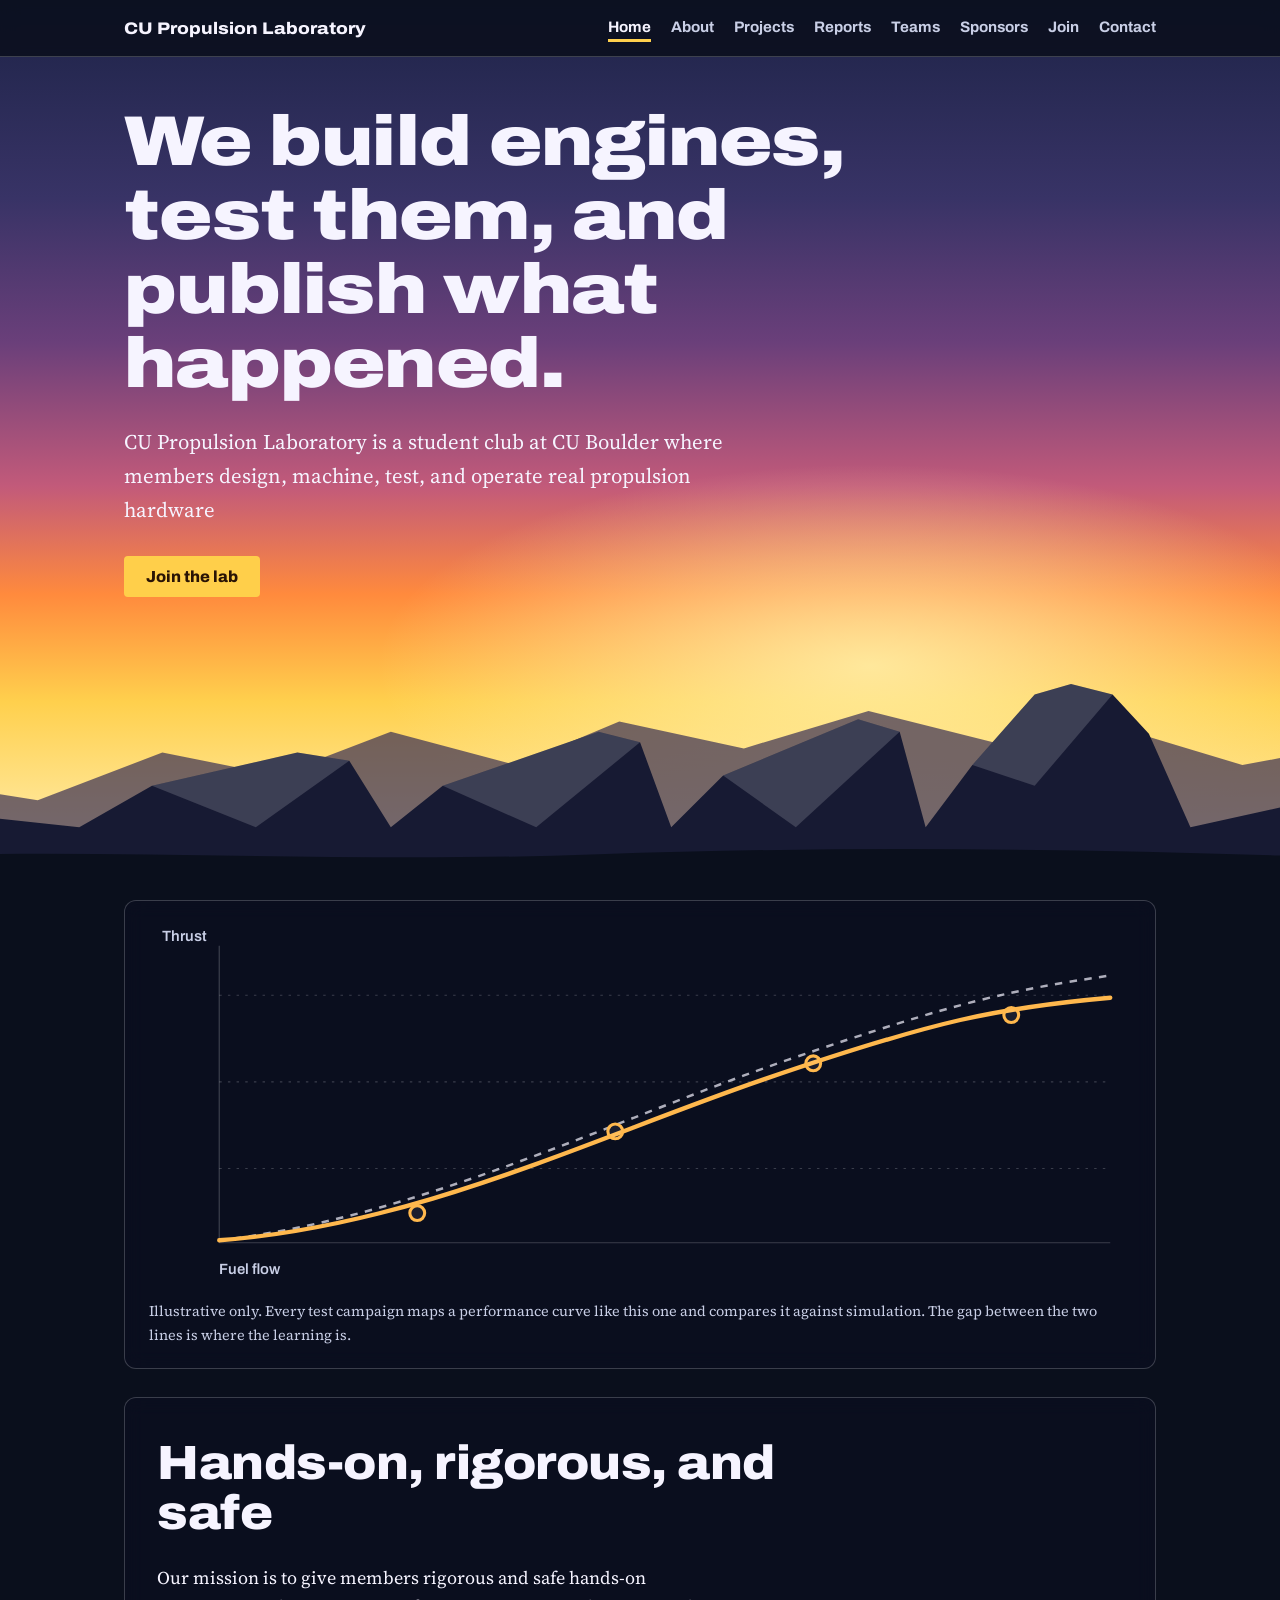
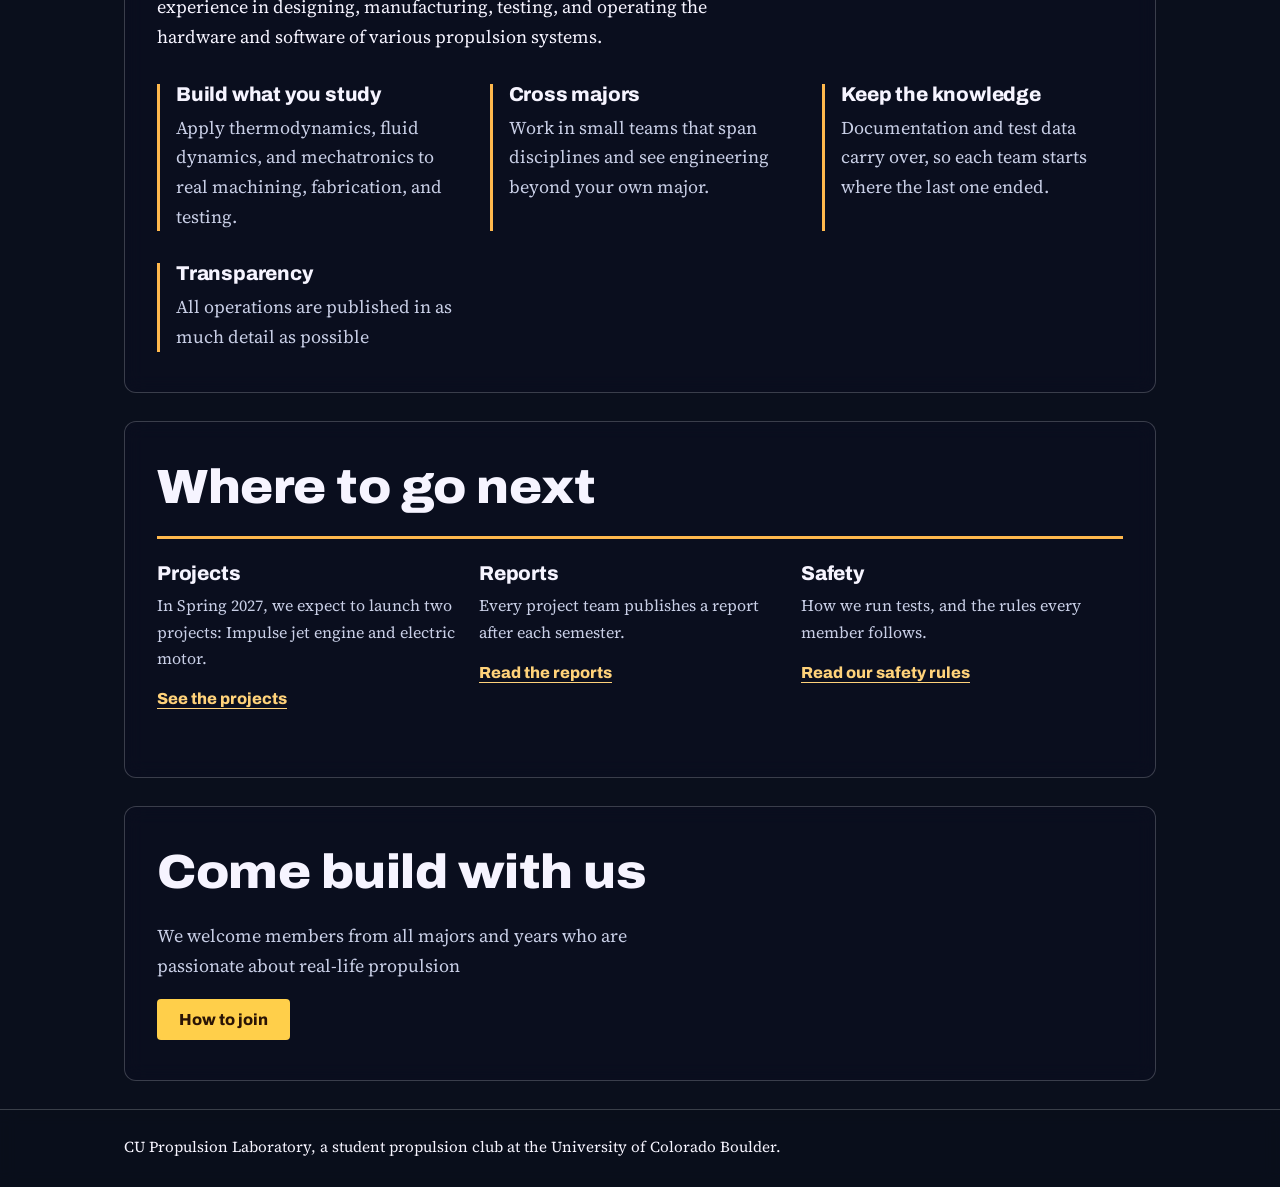
<file: index.html>
<!DOCTYPE html>
<html lang="en">
<head>
<meta charset="utf-8">
<meta name="viewport" content="width=device-width, initial-scale=1">
<title>CU Propulsion Laboratory</title>
<meta name="description" content="CU Propulsion Laboratory is a student club at CU Boulder where members design, build, test, and document real propulsion hardware.">
<link rel="preconnect" href="https://fonts.googleapis.com">
<link rel="preconnect" href="https://fonts.gstatic.com" crossorigin>
<link href="https://fonts.googleapis.com/css2?family=Archivo:wdth,wght@75..125,700..900&family=Source+Serif+4:opsz,wght@8..60,400;8..60,600&display=swap" rel="stylesheet">
<link rel="stylesheet" href="style.css">
<style>
.hero{padding:48px 24px 44px;min-height:calc(100vh - 57px)}
.hero h1{font-size:clamp(2.3rem,6vw,4.4rem);font-weight:900;font-stretch:116%;max-width:17ch}
.hero p.lead{font-size:1.3rem;color:var(--ink);margin:24px 0 28px}
.chartwrap{padding-top:0;padding-bottom:28px}
.curve{margin:0;background:var(--glass);backdrop-filter:blur(10px);-webkit-backdrop-filter:blur(10px);border:1px solid var(--line);border-radius:12px;padding:20px 20px 12px}
.curve svg{display:block;width:100%;height:auto}
.curve figcaption{font-size:.9rem;color:var(--muted);padding:8px 4px}
.axis{stroke:var(--line);stroke-width:1}
.grid{stroke:var(--line);stroke-width:1;stroke-dasharray:2 5}
.tick{fill:var(--muted);font:600 12px var(--head)}
.trace{fill:none;stroke:var(--burn);stroke-width:3.5;stroke-linecap:round;stroke-dasharray:1;stroke-dashoffset:0}
.sim{fill:none;stroke:var(--ink);stroke-width:2;stroke-dasharray:6 6;opacity:.7}
.pt{fill:var(--surface);stroke:var(--burn);stroke-width:2.5}
@media (prefers-reduced-motion:no-preference){.trace{animation:draw 2.4s cubic-bezier(.3,.6,.2,1) both}}
@keyframes draw{from{stroke-dashoffset:1}to{stroke-dashoffset:0}}
.next{display:grid;gap:0;grid-template-columns:repeat(auto-fit,minmax(260px,1fr))}
.next a{display:block;text-decoration:none;padding:24px 24px 24px 0;border-top:3px solid var(--burn)}
.next a:hover h3{color:var(--burn-ink)}
.next p{color:var(--muted);margin:0 0 12px;font-size:1rem}
.cta p{color:var(--muted)}
</style>
</head>
<body>
<header class="top"><div class="wrap bar">
  <a class="logo" href="index.html">CU Propulsion Laboratory</a>
  <nav aria-label="Main">
    <a href="index.html" aria-current="page">Home</a>
    <a href="about.html">About</a>
    <a href="Current projects.html">Projects</a>
    <a href="reports.html">Reports</a>
    <a href="team.html">Teams</a>
    <a href="safety.html">Sponsors</a>
    <a href="join.html">Join</a>
    <a href="contact.html">Contact</a>
  </nav>
</div></header>

<div class="wrap hero">
  <h1>We build engines, test them, and publish what happened.</h1>
  <p class="lead">CU Propulsion Laboratory is a student club at CU Boulder where members design, machine, test, and operate real propulsion hardware</p>
  <a class="btn" href="join.html">Join the lab</a>
</div>

<main>
<div class="wrap chartwrap">
  <figure class="curve">
    <svg viewBox="0 0 800 300" role="img" aria-label="Illustrative chart: measured thrust rising with fuel flow, compared with a dashed simulation curve">
      <line class="grid" x1="60" x2="780" y1="60" y2="60"/><line class="grid" x1="60" x2="780" y1="130" y2="130"/><line class="grid" x1="60" x2="780" y1="200" y2="200"/>
      <line class="axis" x1="60" y1="20" x2="60" y2="260"/><line class="axis" x1="60" y1="260" x2="780" y2="260"/>
      <text class="tick" x="60" y="285">Fuel flow</text><text class="tick" x="14" y="16">Thrust</text>
      <path class="sim" d="M60 258 C220 240 380 160 520 112 S700 56 780 44"/>
      <path class="trace" pathLength="1" d="M60 258 C220 246 360 176 500 128 S690 70 780 62"/>
      <circle class="pt" cx="220" cy="236" r="6"/><circle class="pt" cx="380" cy="170" r="6"/><circle class="pt" cx="540" cy="115" r="6"/><circle class="pt" cx="700" cy="76" r="6"/>
    </svg>
    <figcaption>Illustrative only. Every test campaign maps a performance curve like this one and compares it against simulation. The gap between the two lines is where the learning is.</figcaption>
  </figure>
</div>

<section><div class="wrap">
  <h2>Hands-on, rigorous, and safe</h2>
  <p>Our mission is to give members rigorous and safe hands-on experience in designing, manufacturing, testing, and operating the hardware and software of various propulsion systems.</p>
  <div class="cols" style="margin-top:32px">
    <div><h3>Build what you study</h3><p>Apply thermodynamics, fluid dynamics, and mechatronics to real machining, fabrication, and testing.</p></div>
    <div><h3>Cross majors</h3><p>Work in small teams that span disciplines and see engineering beyond your own major.</p></div>
    <div><h3>Keep the knowledge</h3><p>Documentation and test data carry over, so each team starts where the last one ended.</p></div>
    <div><h3>Transparency</h3><p>All operations are published in as much detail as possible
  </div>
</div></section>

<section><div class="wrap">
  <h2>Where to go next</h2>
  <div class="next">
    <a href="projects.html"><h3>Projects</h3><p>In Spring 2027, we expect to launch two projects: Impulse jet engine and electric motor.</p><span class="link">See the projects</span></a>
    <a href="reports.html"><h3>Reports</h3><p>Every project team publishes a report after each semester.</p><span class="link">Read the reports</span></a>
    <a href="safety.html"><h3>Safety</h3><p>How we run tests, and the rules every member follows.</p><span class="link">Read our safety rules</span></a>
  </div>
</div></section>

<section class="cta"><div class="wrap">
  <h2>Come build with us</h2>
  <p>We welcome members from all majors and years who are passionate about real-life propulsion </p>
  <a class="btn" href="join.html">How to join</a>
</div></section>
</main>

<footer><div class="wrap">CU Propulsion Laboratory, a student propulsion club at the University of Colorado Boulder.</div></footer>
</body>
</html>
</file>
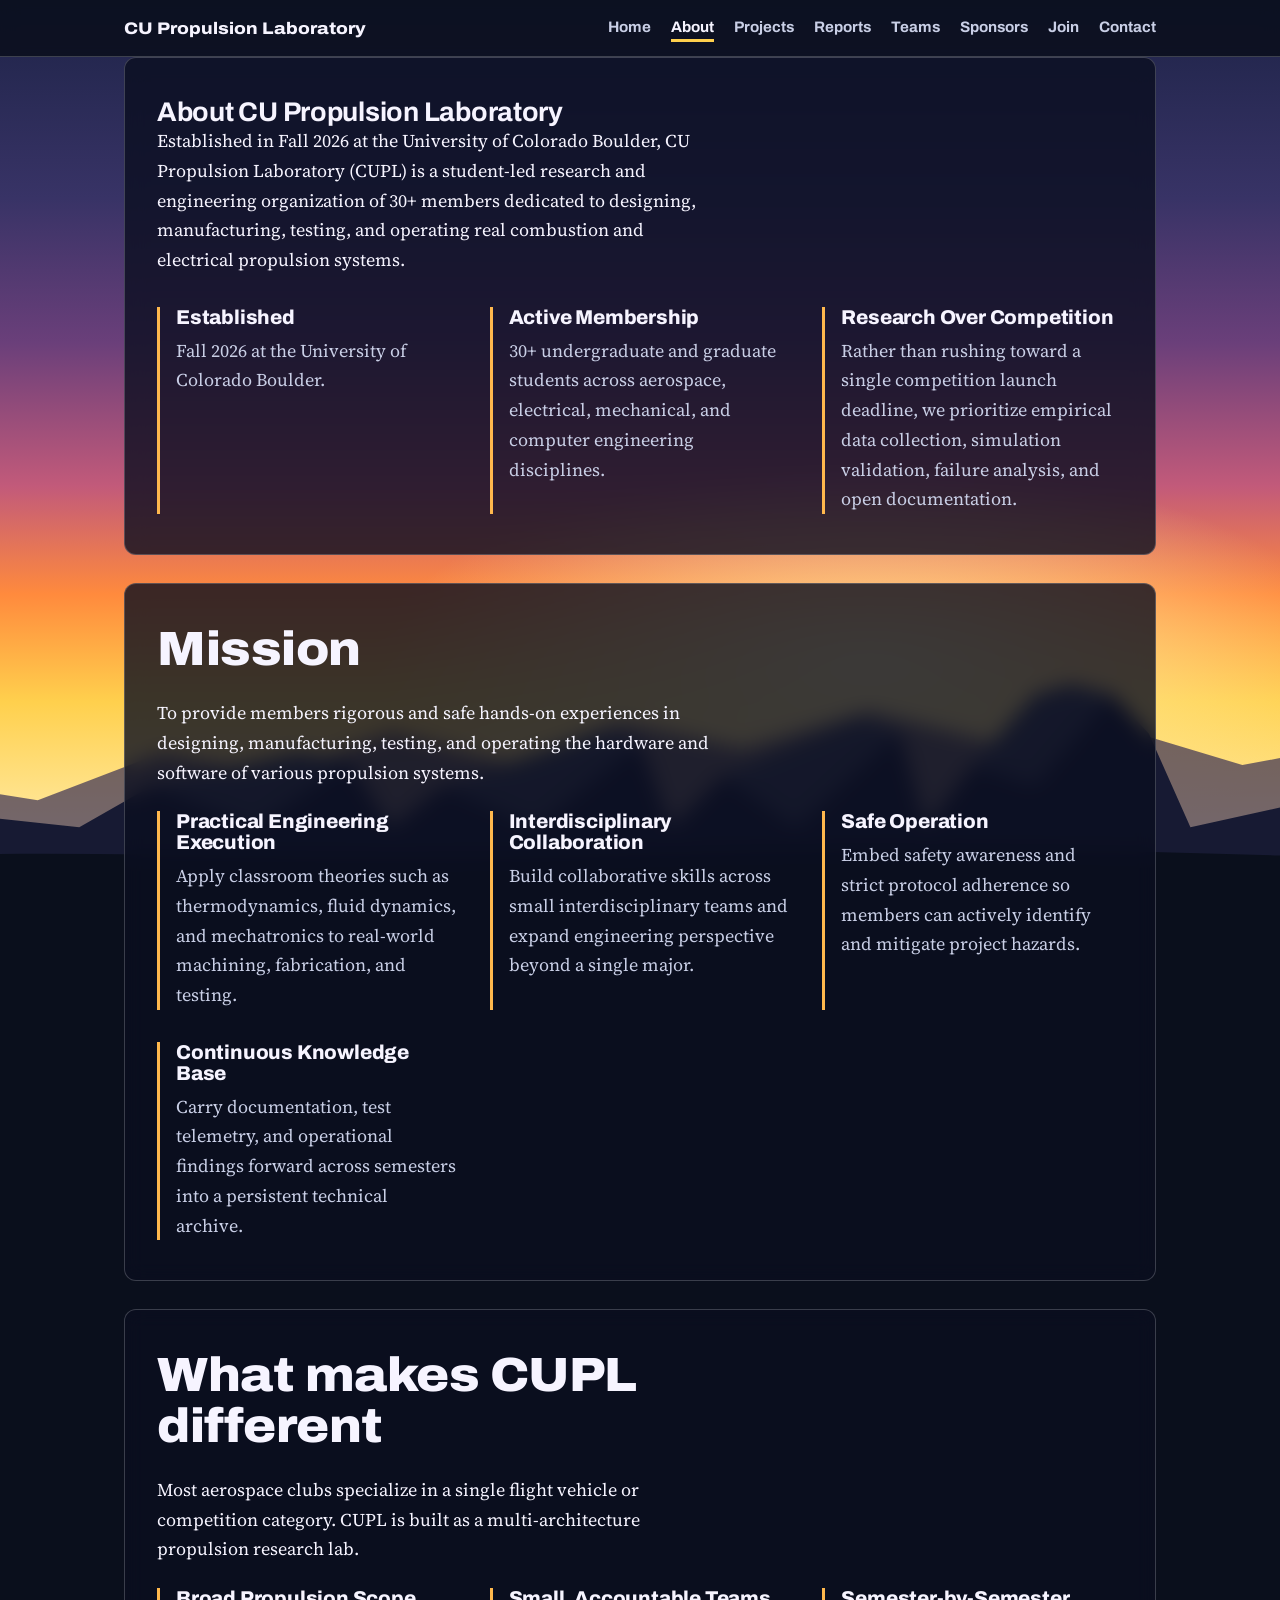
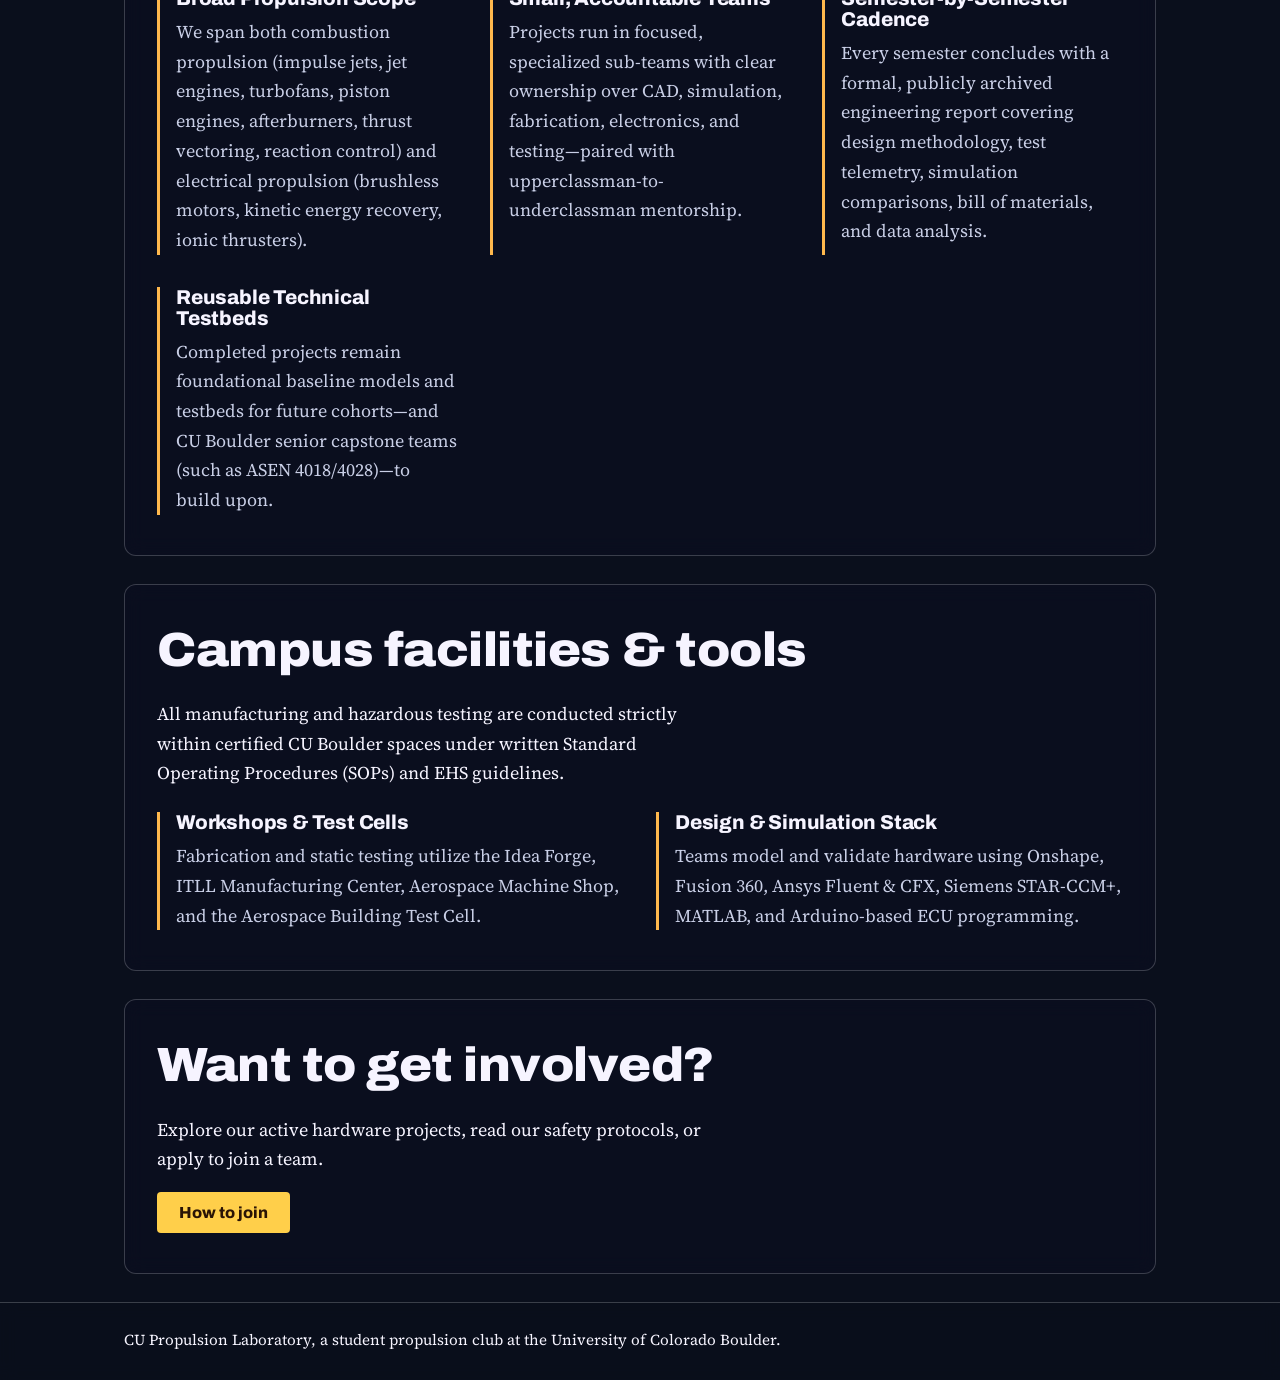
<file: about.html>
<!DOCTYPE html>
<html lang="en">
<head>
  <meta charset="utf-8">
  <meta name="viewport" content="width=device-width, initial-scale=1">
  <title>About — CU Propulsion Laboratory</title>
  <meta name="description" content="Founded in Fall 2026 at CU Boulder, CU Propulsion Laboratory is a 30+ member student R&D organization building, testing, and documenting combustion and electric propulsion systems.">
  <link rel="preconnect" href="https://fonts.googleapis.com">
  <link rel="preconnect" href="https://fonts.gstatic.com" crossorigin>
  <link href="https://fonts.googleapis.com/css2?family=Archivo:wdth,wght@75..125,700..900&family=Source+Serif+4:opsz,wght@8..60,400;8..60,600&display=swap" rel="stylesheet">
  <link rel="stylesheet" href="style.css">
</head>
<body>
  <header class="top">
    <div class="wrap bar">
      <a class="logo" href="index.html">CU Propulsion Laboratory</a>
      <nav aria-label="Main">
        <a href="index.html">Home</a>
        <a href="about.html" aria-current="page">About</a>
        <a href="projects.html">Projects</a>
        <a href="reports.html">Reports</a>
        <a href="team.html">Teams</a>
        <a href="safety.html">Sponsors</a>
        <a href="join.html">Join</a>
        <a href="contact.html">Contact</a>
      </nav>
    </div>
  </header>

  <main>
    <section>
      <div class="wrap">
        <h1>About CU Propulsion Laboratory</h1>
        <p>Established in Fall 2026 at the University of Colorado Boulder, CU Propulsion Laboratory (CUPL) is a student-led research and engineering organization of 30+ members dedicated to designing, manufacturing, testing, and operating real combustion and electrical propulsion systems.</p>

        <div class="cols" style="margin-top:32px">
          <div>
            <h3>Established</h3>
            <p>Fall 2026 at the University of Colorado Boulder.</p>
          </div>

          <div>
            <h3>Active Membership</h3>
            <p>30+ undergraduate and graduate students across aerospace, electrical, mechanical, and computer engineering disciplines.</p>
          </div>

          <div>
            <h3>Research Over Competition</h3>
            <p>Rather than rushing toward a single competition launch deadline, we prioritize empirical data collection, simulation validation, failure analysis, and open documentation.</p>
          </div>
        </div>
      </div>
    </section>

    <section>
      <div class="wrap">
        <h2>Mission</h2>
        <p>To provide members rigorous and safe hands-on experiences in designing, manufacturing, testing, and operating the hardware and software of various propulsion systems.</p>

        <div class="cols" style="margin-top:24px">
          <div>
            <h3>Practical Engineering Execution</h3>
            <p>Apply classroom theories such as thermodynamics, fluid dynamics, and mechatronics to real-world machining, fabrication, and testing.</p>
          </div>

          <div>
            <h3>Interdisciplinary Collaboration</h3>
            <p>Build collaborative skills across small interdisciplinary teams and expand engineering perspective beyond a single major.</p>
          </div>

          <div>
            <h3>Safe Operation</h3>
            <p>Embed safety awareness and strict protocol adherence so members can actively identify and mitigate project hazards.</p>
          </div>

          <div>
            <h3>Continuous Knowledge Base</h3>
            <p>Carry documentation, test telemetry, and operational findings forward across semesters into a persistent technical archive.</p>
          </div>
        </div>
      </div>
    </section>

    <section>
      <div class="wrap">
        <h2>What makes CUPL different</h2>
        <p>Most aerospace clubs specialize in a single flight vehicle or competition category. CUPL is built as a multi-architecture propulsion research lab.</p>

        <div class="cols" style="margin-top:24px">
          <div>
            <h3>Broad Propulsion Scope</h3>
            <p>We span both combustion propulsion (impulse jets, jet engines, turbofans, piston engines, afterburners, thrust vectoring, reaction control) and electrical propulsion (brushless motors, kinetic energy recovery, ionic thrusters).</p>
          </div>

          <div>
            <h3>Small, Accountable Teams</h3>
            <p>Projects run in focused, specialized sub-teams with clear ownership over CAD, simulation, fabrication, electronics, and testing—paired with upperclassman-to-underclassman mentorship.</p>
          </div>

          <div>
            <h3>Semester-by-Semester Cadence</h3>
            <p>Every semester concludes with a formal, publicly archived engineering report covering design methodology, test telemetry, simulation comparisons, bill of materials, and data analysis.</p>
          </div>

          <div>
            <h3>Reusable Technical Testbeds</h3>
            <p>Completed projects remain foundational baseline models and testbeds for future cohorts—and CU Boulder senior capstone teams (such as ASEN 4018/4028)—to build upon.</p>
          </div>
        </div>
      </div>
    </section>

    <section>
      <div class="wrap">
        <h2>Campus facilities &amp; tools</h2>
        <p>All manufacturing and hazardous testing are conducted strictly within certified CU Boulder spaces under written Standard Operating Procedures (SOPs) and EHS guidelines.</p>

        <div class="cols" style="margin-top:24px">
          <div>
            <h3>Workshops &amp; Test Cells</h3>
            <p>Fabrication and static testing utilize the Idea Forge, ITLL Manufacturing Center, Aerospace Machine Shop, and the Aerospace Building Test Cell.</p>
          </div>

          <div>
            <h3>Design &amp; Simulation Stack</h3>
            <p>Teams model and validate hardware using Onshape, Fusion 360, Ansys Fluent &amp; CFX, Siemens STAR-CCM+, MATLAB, and Arduino-based ECU programming.</p>
          </div>
        </div>
      </div>
    </section>

    <section class="cta">
      <div class="wrap">
        <h2>Want to get involved?</h2>
        <p>Explore our active hardware projects, read our safety protocols, or apply to join a team.</p>
        <a class="btn" href="join.html">How to join</a>
      </div>
    </section>
  </main>

  <footer>
    <div class="wrap">CU Propulsion Laboratory, a student propulsion club at the University of Colorado Boulder.</div>
  </footer>
</body>
</html>
</file>
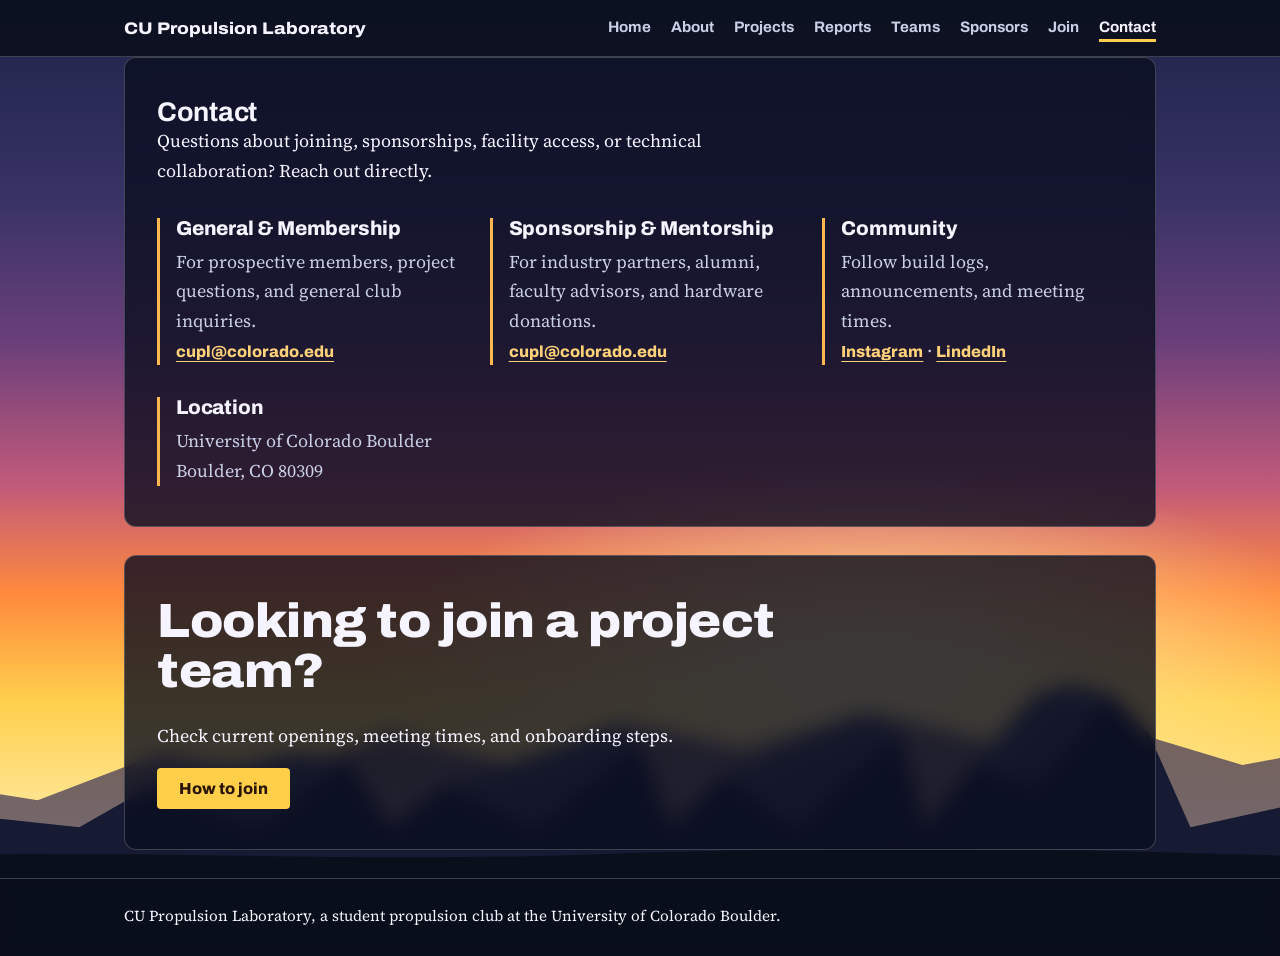
<file: contact.html>
<!DOCTYPE html>
<html lang="en">
<head>
  <meta charset="utf-8">
  <meta name="viewport" content="width=device-width, initial-scale=1">
  <title>Contact — CU Propulsion Laboratory</title>
  <meta name="description" content="Get in touch with CU Propulsion Laboratory at CU Boulder for membership, sponsorship, or general inquiries.">
  <link rel="preconnect" href="https://fonts.googleapis.com">
  <link rel="preconnect" href="https://fonts.gstatic.com" crossorigin>
  <link href="https://fonts.googleapis.com/css2?family=Archivo:wdth,wght@75..125,700..900&family=Source+Serif+4:opsz,wght@8..60,400;8..60,600&display=swap" rel="stylesheet">
  <link rel="stylesheet" href="style.css">
</head>
<body>
  <header class="top">
    <div class="wrap bar">
      <a class="logo" href="index.html">CU Propulsion Laboratory</a>
      <nav aria-label="Main">
        <a href="index.html">Home</a>
        <a href="about.html">About</a>
        <a href="projects.html">Projects</a>
        <a href="reports.html">Reports</a>
        <a href="team.html">Teams</a>
        <a href="safety.html">Sponsors</a>
        <a href="join.html">Join</a>
        <a href="contact.html" aria-current="page">Contact</a>
      </nav>
    </div>
  </header>

  <main>
    <section>
      <div class="wrap">
        <h1>Contact</h1>
        <p>Questions about joining, sponsorships, facility access, or technical collaboration? Reach out directly.</p>

        <div class="cols" style="margin-top:32px">
          <div>
            <h3>General &amp; Membership</h3>
            <p>For prospective members, project questions, and general club inquiries.</p>
            <p><a class="link" href="mailto:cupl@colorado.edu">cupl@colorado.edu</a></p>
          </div>

          <div>
            <h3>Sponsorship &amp; Mentorship</h3>
            <p>For industry partners, alumni, faculty advisors, and hardware donations.</p>
            <p><a class="link" href="mailto:cupl@colorado.edu">cupl@colorado.edu</a></p>
          </div>

          <div>
            <h3>Community</h3>
            <p>Follow build logs, announcements, and meeting times.</p>
            <p><a class="link" href="#">Instagram</a> · <a class="link" href="https://www.linkedin.com/company/cu-propulsion-laboratory">LindedIn</a></p>
          </div>

          <div>
            <h3>Location</h3>
            <p>University of Colorado Boulder<br>Boulder, CO 80309</p>
          </div>
        </div>
      </div>
    </section>

    <section class="cta">
      <div class="wrap">
        <h2>Looking to join a project team?</h2>
        <p>Check current openings, meeting times, and onboarding steps.</p>
        <a class="btn" href="join.html">How to join</a>
      </div>
    </section>
  </main>

  <footer>
    <div class="wrap">CU Propulsion Laboratory, a student propulsion club at the University of Colorado Boulder.</div>
  </footer>
</body>
</html>
</file>
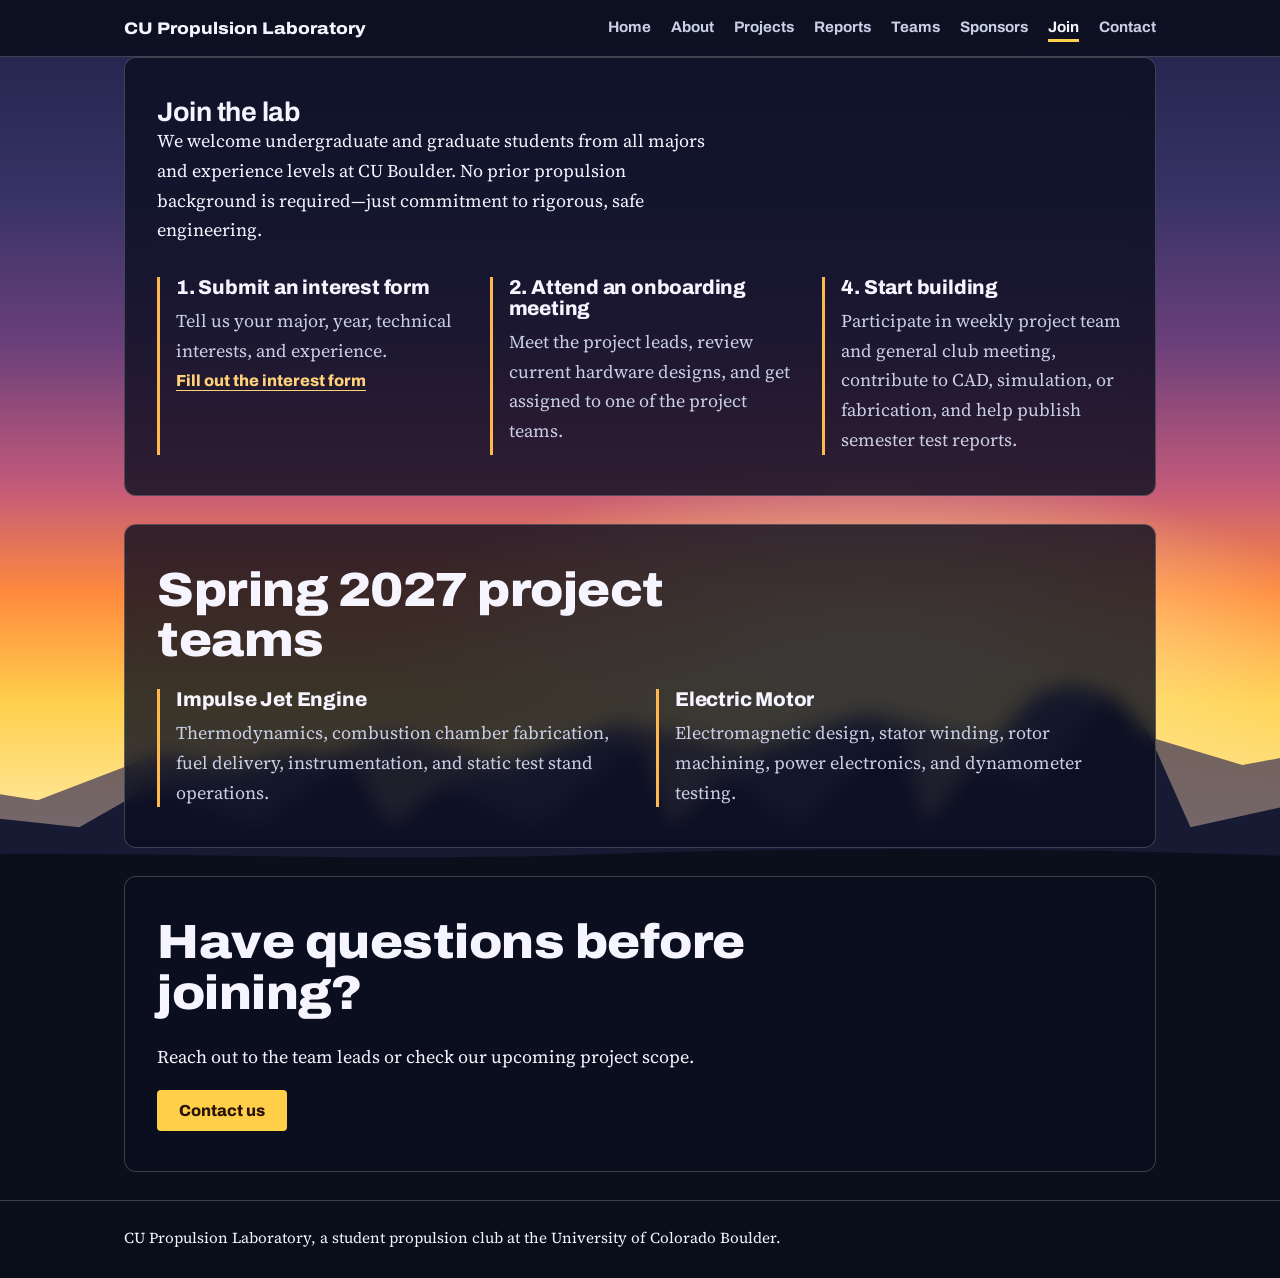
<file: join.html>
<!DOCTYPE html>
<html lang="en">
<head>
  <meta charset="utf-8">
  <meta name="viewport" content="width=device-width, initial-scale=1">
  <title>Join — CU Propulsion Laboratory</title>
  <meta name="description" content="How to join CU Propulsion Laboratory at the University of Colorado Boulder. Open to all majors and years (undergraduate and graduate).">
  <link rel="preconnect" href="https://fonts.googleapis.com">
  <link rel="preconnect" href="https://fonts.gstatic.com" crossorigin>
  <link href="https://fonts.googleapis.com/css2?family=Archivo:wdth,wght@75..125,700..900&family=Source+Serif+4:opsz,wght@8..60,400;8..60,600&display=swap" rel="stylesheet">
  <link rel="stylesheet" href="style.css">
</head>
<body>
  <header class="top">
    <div class="wrap bar">
      <a class="logo" href="index.html">CU Propulsion Laboratory</a>
      <nav aria-label="Main">
        <a href="index.html">Home</a>
        <a href="about.html">About</a>
        <a href="projects.html">Projects</a>
        <a href="reports.html">Reports</a>
        <a href="team.html">Teams</a>
        <a href="safety.html">Sponsors</a>
        <a href="join.html" aria-current="page">Join</a>
        <a href="contact.html">Contact</a>
      </nav>
    </div>
  </header>

  <main>
    <section>
      <div class="wrap">
        <h1>Join the lab</h1>
        <p>We welcome undergraduate and graduate students from all majors and experience levels at CU Boulder. No prior propulsion background is required—just commitment to rigorous, safe engineering.</p>

        <div class="cols" style="margin-top:32px">
          <div>
            <h3>1. Submit an interest form</h3>
            <p>Tell us your major, year, technical interests, and experience.</p>
            <p><a class="link" href="https://docs.google.com/forms/d/e/1FAIpQLSe8BDnH9hq6xYgF201tIl9oc4g--wYJREGuG9qgcN6lZqHFLA/viewform?usp=header">Fill out the interest form</a></p>
          </div>

          <div>
            <h3>2. Attend an onboarding meeting</h3>
            <p>Meet the project leads, review current hardware designs, and get assigned to one of the project teams.</p>
          </div>

          <div>
            <h3>4. Start building</h3>
            <p>Participate in weekly project team and general club meeting, contribute to CAD, simulation, or fabrication, and help publish semester test reports.</p>
          </div>
        </div>
      </div>
    </section>

    <section>
      <div class="wrap">
        <h2>Spring 2027 project teams</h2>
        <div class="cols" style="margin-top:24px">
          <div>
            <h3>Impulse Jet Engine</h3>
            <p>Thermodynamics, combustion chamber fabrication, fuel delivery, instrumentation, and static test stand operations.</p>
          </div>

          <div>
            <h3>Electric Motor</h3>
            <p>Electromagnetic design, stator winding, rotor machining, power electronics, and dynamometer testing.</p>
          </div>
        </div>
      </div>
    </section>

    <section class="cta">
      <div class="wrap">
        <h2>Have questions before joining?</h2>
        <p>Reach out to the team leads or check our upcoming project scope.</p>
        <a class="btn" href="contact.html">Contact us</a>
      </div>
    </section>
  </main>

  <footer>
    <div class="wrap">CU Propulsion Laboratory, a student propulsion club at the University of Colorado Boulder.</div>
  </footer>
</body>
</html>
</file>
<file: style.css>
/* Sunrise theme: one sunrise picture fixed behind the whole page (dark purple sky at the top, pink, orange and a yellow glow lower down, mountains at the bottom).
   Content sits on dark glass cards so the text stays readable as you scroll. */
:root{
  --ink:#f6f4ff; --muted:#c9cfe6; --line:rgba(255,255,255,.2);
  --glass:rgba(10,14,32,.8); --burn:#ffb84d; --burn-ink:#ffd27a; --btn-bg:#ffcf4a; --btn-ink:#2a1405;
  --ground:#0a0f1c; --surface:rgba(255,255,255,.07);
  --head:"Archivo","Helvetica Neue",Arial,sans-serif; --body:"Source Serif 4",Georgia,"Times New Roman",serif;
  color-scheme:dark;
}
html{scroll-padding-top:72px;scroll-behavior:smooth;background:var(--ground)}
*,*::before,*::after{box-sizing:border-box}
body{margin:0;min-height:100vh;display:flex;flex-direction:column;color:var(--ink);font:400 1.125rem/1.65 var(--body);position:relative}
/* the fixed sunrise: sky and glow, then mountains on top of them */
body::before{content:"";position:fixed;inset:0;z-index:-1;pointer-events:none;
  background:radial-gradient(ellipse 55% 32% at 68% 74%,rgba(255,240,170,.85),rgba(255,240,170,0) 70%),
    linear-gradient(to bottom,#1d2347 0%,#383366 22%,#6a3f7a 38%,#c25a7a 54%,#ff8a3d 66%,#ffd04d 78%,#ffe9a0 92%)}
body::after{content:"";position:fixed;left:0;right:0;bottom:0;height:clamp(170px,30vh,360px);z-index:-1;pointer-events:none;
  background:url("data:image/svg+xml,%3Csvg xmlns=%27http://www.w3.org/2000/svg%27 viewBox=%270 0 1600 260%27 preserveAspectRatio=%27xMidYMax slice%27%3E%3Cpath fill=%27%233a2f55%27 fill-opacity=%27.7%27 d=%27M0 260V170L120 148L220 164L340 118L450 140L560 98L680 130L780 88L900 114L1020 78L1140 108L1260 94L1380 130L1500 108L1600 140V260Z%27/%3E%3Cpath fill=%27%23171a33%27 d=%27M0 260V200L150 178L260 190L330 150L470 118L520 126L560 190L610 150L760 98L800 108L830 190L880 140L1010 86L1050 98L1075 190L1120 130L1180 62L1215 52L1255 62L1290 100L1330 190L1420 170L1600 196V260Z%27/%3E%3Cpath fill=%27%23ffffff%27 fill-opacity=%27.16%27 d=%27M330 150L470 118L520 126L430 190ZM610 150L760 98L800 108L700 190ZM880 140L1010 86L1050 98L950 190ZM1120 130L1180 62L1215 52L1255 62L1180 150Z%27/%3E%3Cpath fill=%27%230a0f1c%27 d=%27M0 260V222C240 206 480 226 760 216C1040 206 1320 212 1600 224V260Z%27/%3E%3C/svg%3E") center bottom/cover no-repeat}
main{flex:1}
a{color:inherit}
:focus-visible{outline:3px solid #ffd04d;outline-offset:3px}
h1,h2,h3{font-family:var(--head);line-height:1.05;margin:0;letter-spacing:-.01em}
.wrap{width:100%;max-width:1080px;margin:0 auto;padding:0 24px}
p{max-width:62ch;margin:0 0 1em}

/* header and navigation */
header.top{position:sticky;top:0;z-index:5;background:rgba(10,15,28,.85);backdrop-filter:blur(8px);-webkit-backdrop-filter:blur(8px);border-bottom:1px solid var(--line)}
.bar{display:flex;align-items:center;justify-content:space-between;gap:20px;min-height:56px}
.logo{font:800 1.05rem var(--head);font-stretch:112%;text-decoration:none;white-space:nowrap}
nav{display:flex;gap:20px;overflow-x:auto;padding:4px 0}
nav a{font:700 .95rem var(--head);text-decoration:none;color:var(--muted);white-space:nowrap;padding:4px 0;border-bottom:3px solid transparent}
nav a:hover{color:var(--burn-ink)}
nav a[aria-current="page"]{color:var(--ink);border-bottom-color:#ffd04d}

/* page title area: transparent, so the sunrise shows through */
.page-title{padding:64px 0 48px}
.page-title h1{font-size:clamp(2.2rem,6vw,4rem);font-weight:900;font-stretch:116%;max-width:18ch}
.page-title p{font-size:1.25rem;color:var(--ink);margin-top:20px}

/* content cards: every section is a dark glass card floating over the sunrise */
section{padding:0 0 28px;border-top:0}
section>.wrap>*:first-child{margin-top:0}
section>.wrap,.card{background:var(--glass);backdrop-filter:blur(10px);-webkit-backdrop-filter:blur(10px);border:1px solid var(--line);border-radius:12px;padding:40px 32px;max-width:1032px}
@media (max-width:640px){section>.wrap,.card{padding:28px 20px;border-radius:10px;width:calc(100% - 24px)}}
section h2{font-size:clamp(1.9rem,4.5vw,3rem);font-weight:850;font-stretch:108%;margin-bottom:24px;max-width:20ch}
h3{font-size:1.25rem;font-weight:800;margin-bottom:8px}
.cols{display:grid;gap:32px;grid-template-columns:repeat(auto-fit,minmax(250px,1fr))}
.cols p{margin:0;color:var(--muted)}
.cols>div{border-left:3px solid var(--burn);padding-left:16px}
.note{color:var(--muted);font-size:1rem;margin-top:24px}

/* buttons and links */
.btn{display:inline-block;font:800 1rem var(--head);text-decoration:none;background:var(--btn-bg);color:var(--btn-ink);padding:12px 22px;border-radius:4px}
.btn:hover{filter:brightness(1.08)}
.link{font:800 1rem var(--head);color:var(--burn-ink);text-decoration:underline;text-underline-offset:4px}

footer{padding:24px 0 28px;color:var(--ink);font-size:.95rem;background:rgba(10,15,28,.82);backdrop-filter:blur(8px);-webkit-backdrop-filter:blur(8px);border-top:1px solid var(--line)}
</file>
